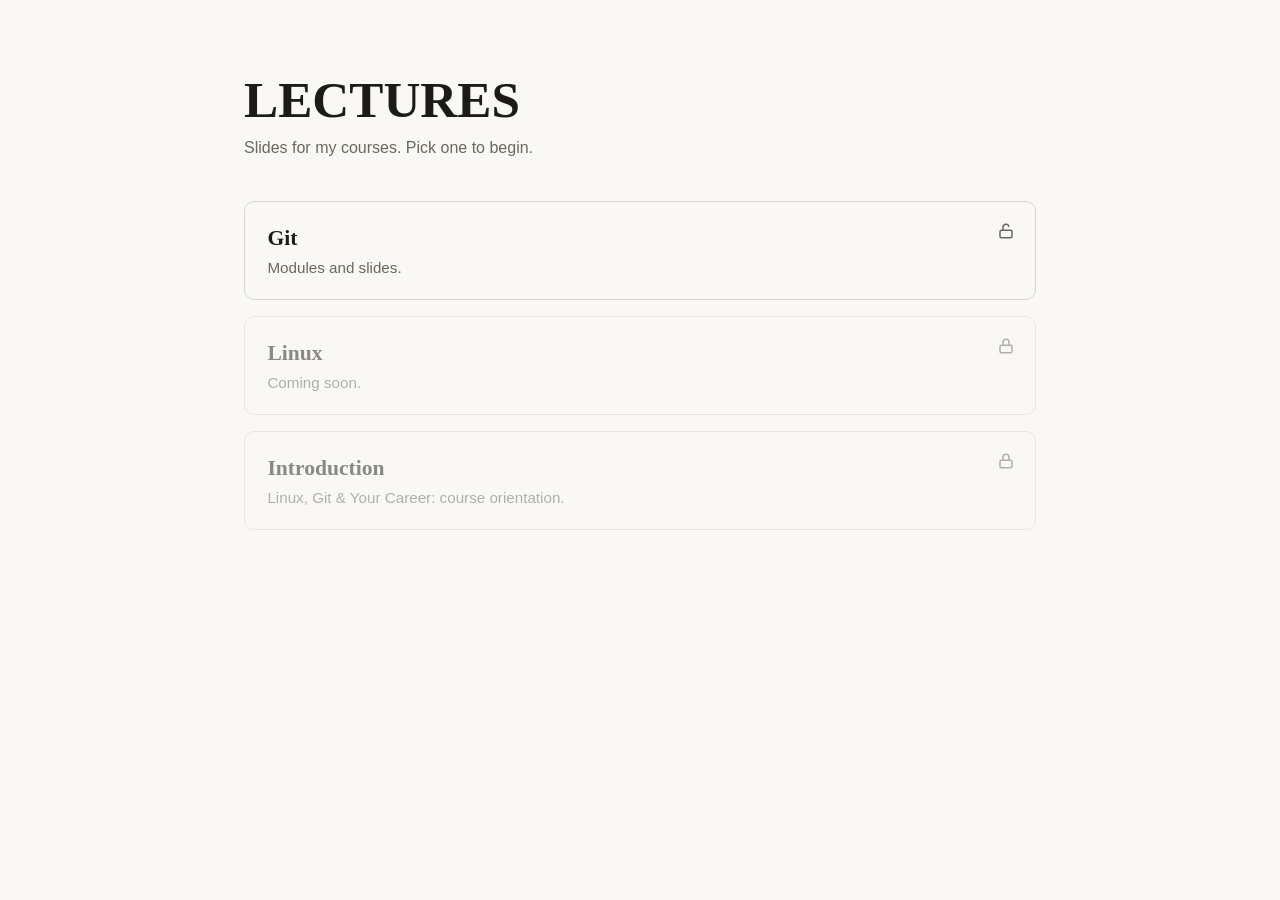
<file: index.html>
<!doctype html>
<html lang="en">
  <head>
    <meta charset="utf-8" />
    <meta name="viewport" content="width=device-width, initial-scale=1" />
    <title>Lectures</title>
    <link rel="stylesheet" href="shared/site.css" />
  </head>
  <body>
    <main>
      <h1>LECTURES</h1>
      <p class="lead">Slides for my courses. Pick one to begin.</p>
      <ul class="list">
        <li>
          <a class="unlocked" href="git/"
            ><h2>Git</h2>
            <p>Modules and slides.</p></a
          >
        </li>
        <li>
          <a class="disabled" aria-disabled="true" tabindex="-1"
            ><h2>Linux</h2>
            <p>Coming soon.</p></a
          >
        </li>
        <li>
          <a class="disabled" aria-disabled="true" tabindex="-1"
            ><h2>Introduction</h2>
            <p>Linux, Git &amp; Your Career: course orientation.</p></a
          >
        </li>
      </ul>
    </main>
  </body>
</html>
</file>
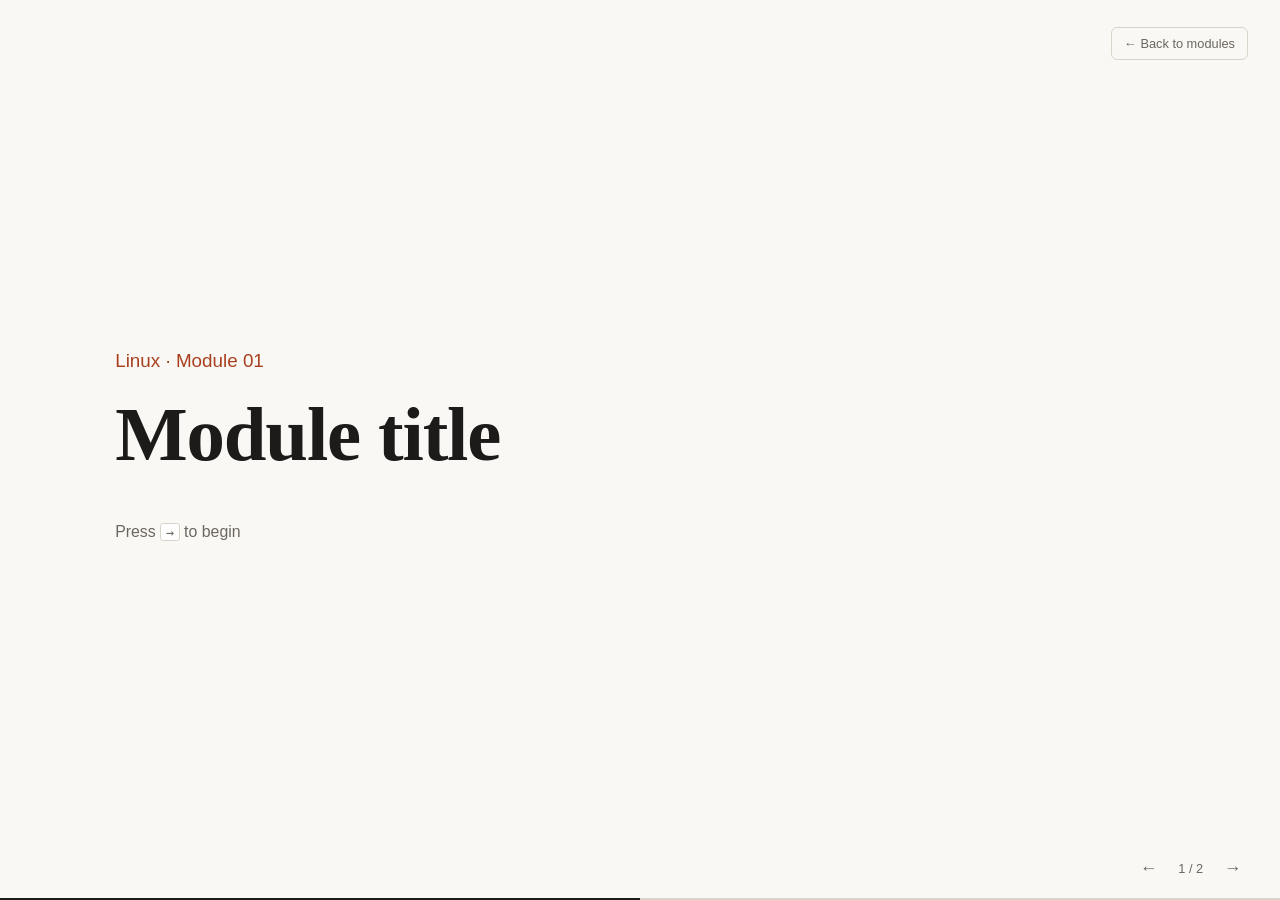
<file: _template/index.html>
<!doctype html>
<!-- Copy this folder to linux/01-name/ or git/01-name/. Paths assume 2 levels deep. -->
<html lang="en">
  <head>
    <meta charset="utf-8" />
    <meta name="viewport" content="width=device-width, initial-scale=1" />
    <title>Module title</title>
    <link rel="stylesheet" href="../../shared/style.css" />
  </head>
  <body>
    <div class="progress"><div class="progress-bar" id="bar"></div></div>
    <a class="deck-back" href="../">← Back to modules</a>

    <main class="deck" id="deck">
      <section class="slide title-slide">
        <p class="eyebrow">Linux · Module 01</p>
        <h1>Module title</h1>
        <p class="hint">Press <kbd>→</kbd> to begin</p>
      </section>

      <section class="slide">
        <h2>First slide</h2>
        <!-- images: <img src="../../shared/assets/linux.svg" alt="" /> -->
      </section>
    </main>

    <footer class="hud">
      <button id="prev" aria-label="Previous slide">←</button>
      <span id="count">1 / 1</span>
      <button id="next" aria-label="Next slide">→</button>
    </footer>

    <script src="../../shared/deck.js"></script>
  </body>
</html>
</file>
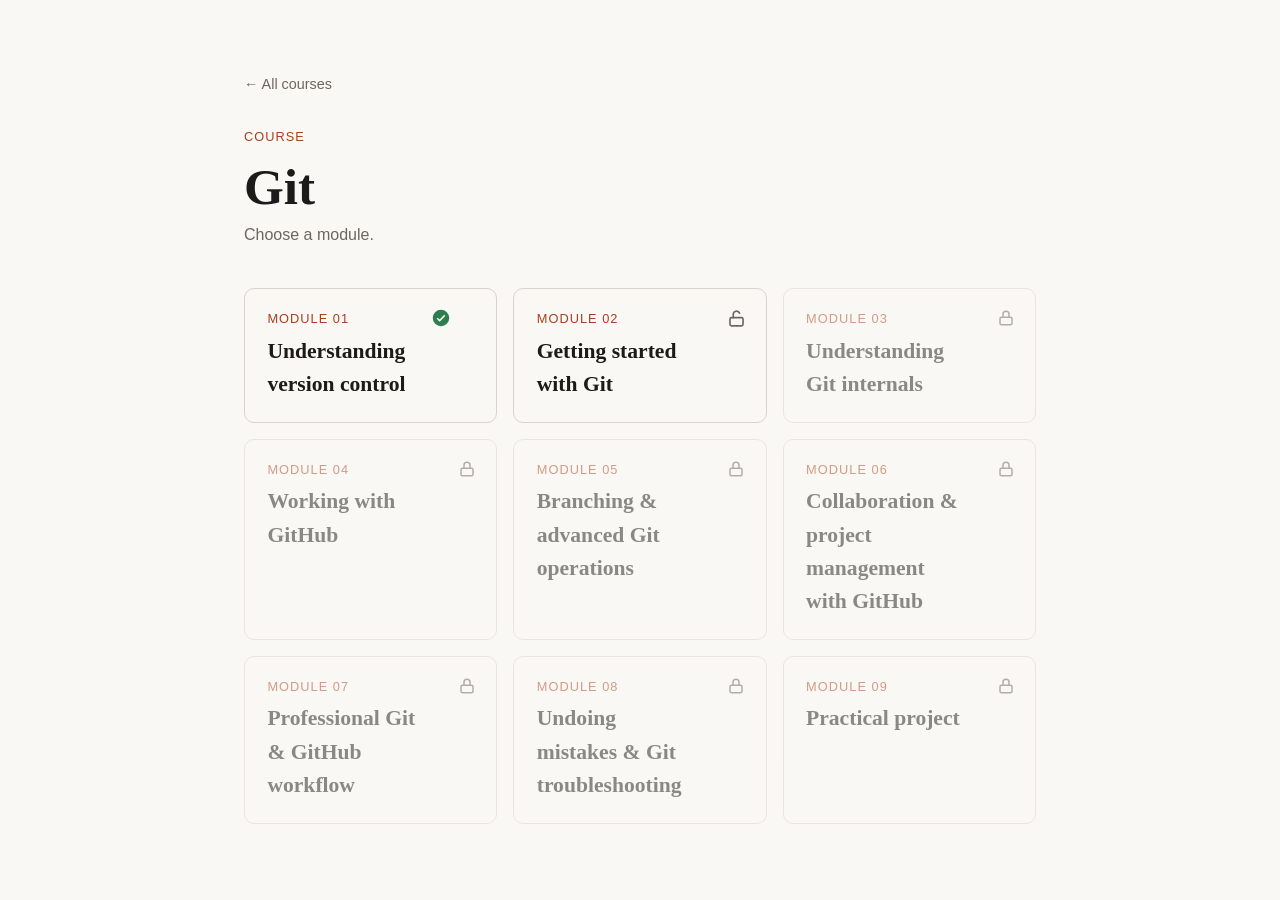
<file: git/index.html>
<!doctype html>
<html lang="en">
  <head>
    <meta charset="utf-8" />
    <meta name="viewport" content="width=device-width, initial-scale=1" />
    <title>Git</title>
    <link rel="stylesheet" href="../shared/site.css" />
  </head>
  <body>
    <main>
      <a class="back" href="../">← All courses</a>
      <p class="eyebrow">Course</p>
      <h1>Git</h1>
      <p class="lead">Choose a module.</p>
      <ul class="list grid">
        <li>
          <a
            class="done"
            href="01-understanding-version-control/"
            title="Completed"
            ><p class="num">Module 01</p>
            <h2>Understanding version control</h2></a
          >
        </li>
        <li>
          <a class="unlocked" href="02-getting-started-with-git/"
            ><p class="num">Module 02</p>
            <h2>Getting started with Git</h2></a
          >
        </li>
        <li>
          <a class="disabled" aria-disabled="true" tabindex="-1"
            ><p class="num">Module 03</p>
            <h2>Understanding Git internals</h2></a
          >
        </li>
        <li>
          <a class="disabled" aria-disabled="true" tabindex="-1"
            ><p class="num">Module 04</p>
            <h2>Working with GitHub</h2></a
          >
        </li>
        <li>
          <a class="disabled" aria-disabled="true" tabindex="-1"
            ><p class="num">Module 05</p>
            <h2>Branching &amp; advanced Git operations</h2></a
          >
        </li>
        <li>
          <a class="disabled" aria-disabled="true" tabindex="-1"
            ><p class="num">Module 06</p>
            <h2>Collaboration &amp; project management with GitHub</h2></a
          >
        </li>
        <li>
          <a class="disabled" aria-disabled="true" tabindex="-1"
            ><p class="num">Module 07</p>
            <h2>Professional Git &amp; GitHub workflow</h2></a
          >
        </li>
        <li>
          <a class="disabled" aria-disabled="true" tabindex="-1"
            ><p class="num">Module 08</p>
            <h2>Undoing mistakes &amp; Git troubleshooting</h2></a
          >
        </li>
        <li>
          <a class="disabled" aria-disabled="true" tabindex="-1"
            ><p class="num">Module 09</p>
            <h2>Practical project</h2></a
          >
        </li>
      </ul>
    </main>
  </body>
</html>
</file>
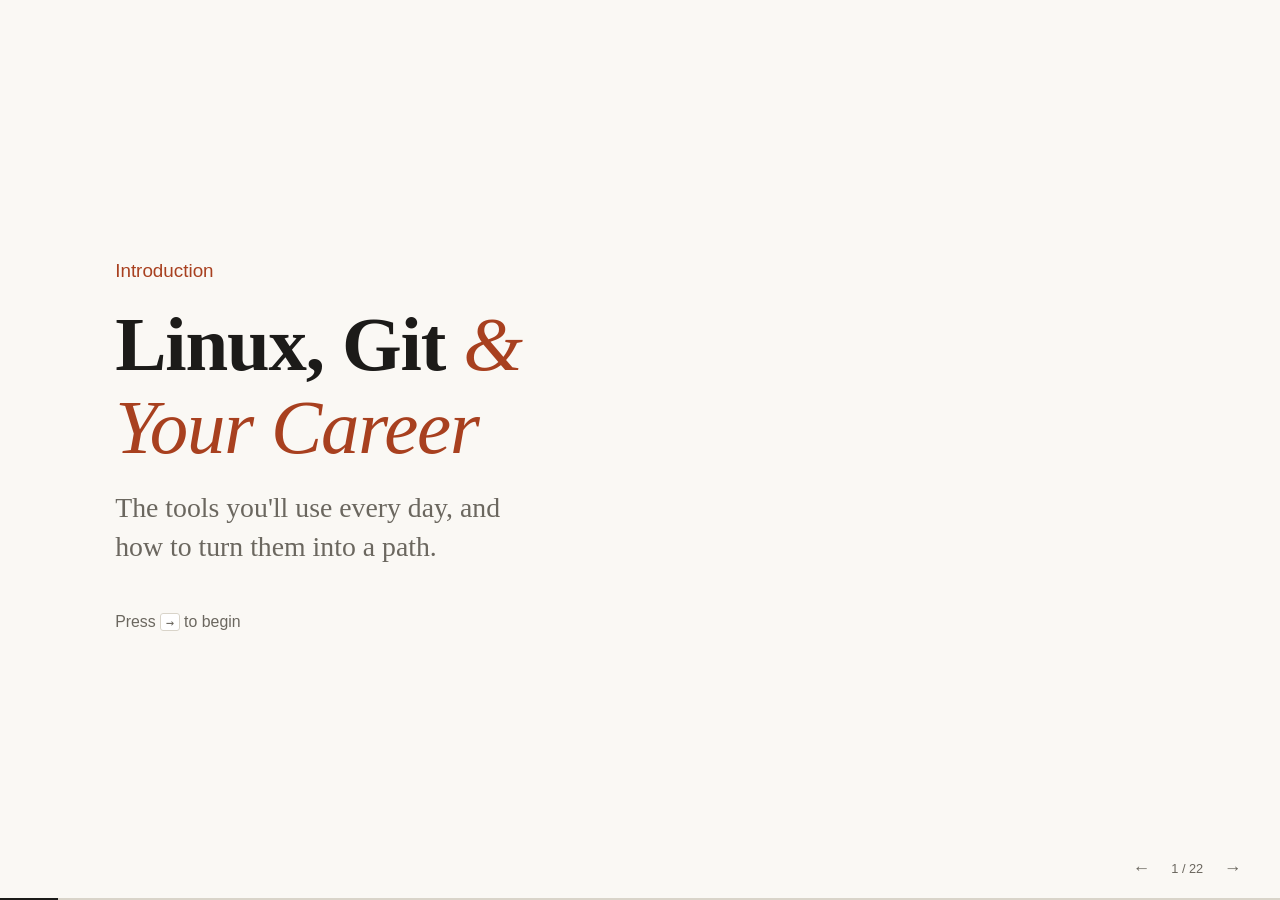
<file: intro/index.html>
<!doctype html>
<html lang="en">
  <head>
    <meta charset="utf-8" />
    <meta name="viewport" content="width=device-width, initial-scale=1" />
    <title>Linux, Git &amp; Your Career</title>
    <link rel="stylesheet" href="../shared/style.css" />
  </head>
  <body>
    <div class="progress"><div class="progress-bar" id="bar"></div></div>

    <main class="deck" id="deck">
      <!-- Title -->
      <section class="slide title-slide">
        <p class="eyebrow">Introduction</p>
        <h1>Linux, Git <span class="accent">&amp; Your Career</span></h1>
        <p class="lead">
          The tools you'll use every day, and how to turn them into a path.
        </p>
        <p class="hint">Press <kbd>→</kbd> to begin</p>
      </section>

      <!-- Agenda -->
      <section class="slide">
        <p class="eyebrow">Today</p>
        <h2>What we'll cover</h2>
        <div class="cards three">
          <div class="card">
            <span class="num">01</span>
            <h3>Linux</h3>
            <p>What it is, why it matters, and the commands to get moving.</p>
          </div>
          <div class="card">
            <span class="num">02</span>
            <h3>Git &amp; GitHub</h3>
            <p>Track your work, share it, and collaborate with others.</p>
          </div>
          <div class="card">
            <span class="num">03</span>
            <h3>Career</h3>
            <p>Paths in tech, skills to build, and how to get noticed.</p>
          </div>
        </div>
      </section>

      <!-- Section: Linux -->
      <section class="slide section-slide">
        <p class="eyebrow">Part 1</p>
        <h1>Linux</h1>
        <p class="lead">The operating system behind most of the internet.</p>
      </section>

      <!-- What is Linux -->
      <section class="slide">
        <p class="eyebrow">Linux</p>
        <h2>What is Linux?</h2>
        <ul class="points">
          <li>
            An <strong>open-source</strong> operating system kernel, created by
            Linus Torvalds in 1991
          </li>
          <li>
            A <strong>distribution</strong> (distro) bundles the kernel with
            tools, a desktop and a package manager
          </li>
          <li>Free to use, inspect, modify and share</li>
          <li>
            Built around the <strong>command line</strong>: small tools that do
            one thing well
          </li>
        </ul>
      </section>

      <!-- Distros: where they are used -->
      <section class="slide">
        <p class="eyebrow">Linux</p>
        <h2>Which distro, used for what</h2>
        <div class="cards three distros">
          <div class="card">
            <div class="head">
              <img src="../shared/assets/ubuntu.svg" alt="Ubuntu logo" />
              <h3>Ubuntu</h3>
            </div>
            <p class="use">Servers, cloud and everyday desktops</p>
          </div>
          <div class="card">
            <div class="head">
              <img src="../shared/assets/debian.svg" alt="Debian logo" />
              <h3>Debian</h3>
            </div>
            <p class="use">Stable, long-running servers</p>
          </div>
          <div class="card">
            <div class="head">
              <img src="../shared/assets/fedora.svg" alt="Fedora logo" />
              <h3>Fedora</h3>
            </div>
            <p class="use">Developer laptops and workstations</p>
          </div>
          <div class="card">
            <div class="head">
              <img src="../shared/assets/archlinux.svg" alt="Arch Linux logo" />
              <h3>Arch Linux</h3>
            </div>
            <p class="use">Learning and full customisation</p>
          </div>
          <div class="card">
            <div class="head">
              <img src="../shared/assets/kalilinux.svg" alt="Kali Linux logo" />
              <h3>Kali Linux</h3>
            </div>
            <p class="use">Ethical hacking and security testing</p>
          </div>
          <div class="card">
            <div class="head">
              <img src="../shared/assets/alpinelinux.svg" alt="Alpine Linux logo" />
              <h3>Alpine Linux</h3>
            </div>
            <p class="use">Docker containers</p>
          </div>
        </div>
      </section>

      <!-- Why it matters -->
      <section class="slide">
        <p class="eyebrow">Linux</p>
        <h2>Why it matters</h2>
        <div class="cards four">
          <div class="card">
            <h3>Servers</h3>
            <p>The majority of web servers run Linux.</p>
            <div class="icons">
              <span class="ic"
                ><img src="../shared/assets/nginx.svg" alt="Nginx logo" /><small
                  >Nginx</small
                ></span
              ><span class="ic"
                ><img src="../shared/assets/apache.svg" alt="Apache logo" /><small
                  >Apache</small
                ></span
              >
            </div>
          </div>
          <div class="card">
            <h3>Cloud</h3>
            <p>AWS, Azure and GCP machines are mostly Linux.</p>
            <div class="icons">
              <span class="ic"
                ><img src="../shared/assets/amazonaws.svg" alt="AWS logo" /><small
                  >AWS</small
                ></span
              ><span class="ic"
                ><img src="../shared/assets/microsoftazure.svg" alt="Azure logo" /><small
                  >Azure</small
                ></span
              ><span class="ic"
                ><img
                  src="../shared/assets/googlecloud.svg"
                  alt="Google Cloud logo"
                /><small>Google Cloud</small></span
              >
            </div>
          </div>
          <div class="card">
            <h3>Containers</h3>
            <p>Docker and Kubernetes are built on Linux features.</p>
            <div class="icons">
              <span class="ic"
                ><img src="../shared/assets/docker.svg" alt="Docker logo" /><small
                  >Docker</small
                ></span
              ><span class="ic"
                ><img src="../shared/assets/kubernetes.svg" alt="Kubernetes logo" /><small
                  >Kubernetes</small
                ></span
              >
            </div>
          </div>
          <div class="card">
            <h3>Everywhere</h3>
            <p>Android, routers, smart TVs, supercomputers.</p>
            <div class="icons">
              <span class="ic"
                ><img src="../shared/assets/android.svg" alt="Android logo" /><small
                  >Android</small
                ></span
              ><span class="ic"
                ><img
                  src="../shared/assets/raspberrypi.svg"
                  alt="Raspberry Pi logo"
                /><small>Raspberry Pi</small></span
              >
            </div>
          </div>
        </div>
      </section>

      <!-- Filesystem -->
      <section class="slide">
        <p class="eyebrow">Linux</p>
        <h2>Everything is a file</h2>
        <div class="split">
          <pre class="term"><span class="c"># one tree, starting at /</span>
/
├── home/    <span class="c"># your files</span>
├── etc/     <span class="c"># configuration</span>
├── var/     <span class="c"># logs, changing data</span>
├── usr/     <span class="c"># installed programs</span>
├── bin/     <span class="c"># essential commands</span>
├── tmp/     <span class="c"># temporary files</span>
└── dev/     <span class="c"># devices as files</span></pre>
          <ul class="points compact">
            <li>No drive letters, just one tree</li>
            <li><code>~</code> is your home folder</li>
            <li>Paths are case-sensitive</li>
          </ul>
        </div>
      </section>

      <!-- Commands -->
      <section class="slide">
        <p class="eyebrow">Linux</p>
        <h2>Commands to learn first</h2>
        <pre
          class="term"
        ><span class="p">$</span> pwd                  <span class="c"># where am I?</span>
<span class="p">$</span> ls -la               <span class="c"># list files, including hidden</span>
<span class="p">$</span> cd projects          <span class="c"># move into a folder</span>
<span class="p">$</span> mkdir notes          <span class="c"># create a folder</span>
<span class="p">$</span> touch todo.txt       <span class="c"># create an empty file</span>
<span class="p">$</span> cp a.txt b.txt       <span class="c"># copy</span>
<span class="p">$</span> mv b.txt docs/       <span class="c"># move or rename</span>
<span class="p">$</span> rm todo.txt         <span class="c"># delete (no recycle bin!)</span>
<span class="p">$</span> man ls              <span class="c"># read the manual</span></pre>
      </section>

      <!-- Linux is open source -->
      <section class="slide">
        <p class="eyebrow">Linux</p>
        <h2>Linux is open source</h2>
        <a
          class="repo"
          href="https://github.com/torvalds/linux"
          target="_blank"
          rel="noopener noreferrer"
        >
          <img src="../shared/assets/github.svg" alt="GitHub" />
          <span
            ><strong>github.com/torvalds/linux</strong
            ><small
              >The Linux kernel, started by Linus Torvalds. Anyone can read,
              copy and modify it.</small
            ></span
          >
        </a>
        <h3 class="sub">Famous products made by modifying open source</h3>
        <div class="tiles">
          <a
            class="tile"
            href="https://source.android.com"
            target="_blank"
            rel="noopener noreferrer"
          >
            <img src="../shared/assets/android.svg" alt="" />
            <span
              ><strong>Android</strong
              ><small>Built on the Linux kernel</small></span
            >
          </a>
          <a
            class="tile"
            href="https://github.com/chromium/chromium"
            target="_blank"
            rel="noopener noreferrer"
          >
            <img src="../shared/assets/googlechrome.svg" alt="" />
            <span
              ><strong>Google Chrome</strong
              ><small>Built on Chromium</small></span
            >
          </a>
          <a
            class="tile"
            href="https://github.com/brave/brave-browser"
            target="_blank"
            rel="noopener noreferrer"
          >
            <img src="../shared/assets/brave.svg" alt="" />
            <span><strong>Brave</strong><small>Built on Chromium</small></span>
          </a>
          <a
            class="tile"
            href="https://www.microsoft.com/edge"
            target="_blank"
            rel="noopener noreferrer"
          >
            <img src="../shared/assets/microsoftedge.svg" alt="" />
            <span
              ><strong>Microsoft Edge</strong
              ><small>Built on Chromium</small></span
            >
          </a>
          <a
            class="tile"
            href="https://ubuntu.com"
            target="_blank"
            rel="noopener noreferrer"
          >
            <img src="../shared/assets/ubuntu.svg" alt="" />
            <span><strong>Ubuntu</strong><small>Built on Debian</small></span>
          </a>
          <a
            class="tile"
            href="https://gitlab.com/kalilinux"
            target="_blank"
            rel="noopener noreferrer"
          >
            <img src="../shared/assets/kalilinux.svg" alt="" />
            <span
              ><strong>Kali Linux</strong><small>Built on Debian</small></span
            >
          </a>
        </div>
      </section>

      <!-- Part 2: GitHub -->
      <section class="slide section-slide gh-divider">
        <p class="eyebrow">Part 2</p>
        <div class="gh-row">
          <h1>GitHub</h1>
          <svg class="big-arrow" viewBox="0 0 160 40" aria-hidden="true">
            <path
              d="M2 20h144M126 4l28 16-28 16"
              fill="none"
              stroke="currentColor"
              stroke-width="4"
              stroke-linecap="round"
              stroke-linejoin="round"
            />
          </svg>
          <a
            class="repo"
            href="https://github.com/torvalds/linux"
            target="_blank"
            rel="noopener noreferrer"
          >
            <img src="../shared/assets/github.svg" alt="GitHub" />
            <span
              ><strong>github.com/torvalds/linux</strong
              ><small>The Linux kernel, hosted on GitHub</small></span
            >
          </a>
        </div>
      </section>

      <!-- What is GitHub -->
      <section class="slide">
        <p class="eyebrow">GitHub</p>
        <h2>What is GitHub?</h2>
        <ul class="points">
          <li>
            A website where people
            <strong>store</strong>, <strong>share</strong> and
            <strong>build code together</strong>
          </li>
          <li>
            <strong>Report bugs</strong>, <strong>propose changes</strong>,
            <strong>give suggestions</strong>
          </li>
          <li>
            <strong>Bookmark</strong>, <strong>download</strong> or
            <strong>copy</strong> and make your own version of that Software
          </li>
          <li>
            <strong>Pages</strong> to host a website for free, like this deck
          </li>
          <li><strong>Contribute</strong> your own code to the project</li>
        </ul>
      </section>

      <!-- Fun repos -->
      <section class="slide">
        <p class="eyebrow">GitHub</p>
        <h2>Open source you may already know</h2>
        <div class="tiles four-up">
          <a
            class="tile"
            href="https://github.com/godotengine/godot"
            target="_blank"
            rel="noopener noreferrer"
          >
            <img src="../shared/assets/godotengine.svg" alt="" />
            <span
              ><strong>Godot</strong><small>Make your own games</small></span
            >
          </a>
          <a
            class="tile"
            href="https://github.com/obsproject/obs-studio"
            target="_blank"
            rel="noopener noreferrer"
          >
            <img src="../shared/assets/obsstudio.svg" alt="" />
            <span
              ><strong>OBS Studio</strong
              ><small>Stream and record videos</small></span
            >
          </a>
          <a
            class="tile"
            href="https://github.com/blender/blender"
            target="_blank"
            rel="noopener noreferrer"
          >
            <img src="../shared/assets/blender.svg" alt="" />
            <span
              ><strong>Blender</strong><small>3D art and animation</small></span
            >
          </a>
          <a
            class="tile"
            href="https://github.com/telegramdesktop/tdesktop"
            target="_blank"
            rel="noopener noreferrer"
          >
            <img src="../shared/assets/telegram.svg" alt="" />
            <span><strong>Telegram</strong><small>Messaging app</small></span>
          </a>
          <a
            class="tile"
            href="https://github.com/scratchfoundation/scratch-gui"
            target="_blank"
            rel="noopener noreferrer"
          >
            <img src="../shared/assets/scratch.svg" alt="" />
            <span
              ><strong>Scratch</strong
              ><small>Block coding for beginners</small></span
            >
          </a>
          <a
            class="tile"
            href="https://github.com/home-assistant/core"
            target="_blank"
            rel="noopener noreferrer"
          >
            <img src="../shared/assets/homeassistant.svg" alt="" />
            <span
              ><strong>Home Assistant</strong
              ><small>Smart home automation</small></span
            >
          </a>
          <a
            class="tile"
            href="https://github.com/freeCodeCamp/freeCodeCamp"
            target="_blank"
            rel="noopener noreferrer"
          >
            <img src="../shared/assets/freecodecamp.svg" alt="" />
            <span
              ><strong>freeCodeCamp</strong
              ><small>Learn to code for free</small></span
            >
          </a>
          <a
            class="tile"
            href="https://github.com/microsoft/vscode"
            target="_blank"
            rel="noopener noreferrer"
          >
            <img src="../shared/assets/visualstudiocode.svg" alt="" />
            <span
              ><strong>VS Code</strong
              ><small>The editor many devs use</small></span
            >
          </a>
        </div>
        <p class="note">
          Each one is a public repository. Click through, read the code, even
          suggest a fix.
        </p>
      </section>

      <!-- Contribute? How? -->
      <section class="slide section-slide git-big">
        <p class="eyebrow">Git</p>
        <h2>Contribute? How?</h2>
        <h1>Git</h1>
      </section>

      <!-- What is Git -->
      <section class="slide">
        <p class="eyebrow">Git</p>
        <h2>What is Git?</h2>
        <ul class="points">
          <li>
            A free tool that you install on <strong>your computer</strong>
          </li>
          <li>
            It remembers <strong>every change</strong> you make to your code
          </li>
          <li>
            Like <strong>save points</strong> in a game: if you break something,
            go back
          </li>
          <li>
            We use Git to <strong>send our code</strong> from our device to
            GitHub
          </li>
        </ul>
        <div class="flow short">
          <div class="step">
            <h3>Your computer</h3>
            <p>Where you write code, with Git</p>
          </div>
          <div class="arrow">→<small>Git sends it</small></div>
          <div class="step">
            <h3>GitHub</h3>
            <p>The website where it is stored and shared</p>
          </div>
        </div>
      </section>

      <!-- Workflow -->
      <section class="slide">
        <p class="eyebrow">Git</p>
        <h2>The basic flow</h2>
        <div class="flow">
          <div class="step">
            <h3>Working folder</h3>
            <p>Where you edit files</p>
          </div>
          <div class="arrow">→<small>git add</small></div>
          <div class="step">
            <h3>Staging area</h3>
            <p>What goes in the next commit</p>
          </div>
          <div class="arrow">→<small>git commit</small></div>
          <div class="step">
            <h3>Local repo</h3>
            <p>Your saved history</p>
          </div>
          <div class="arrow">→<small>git push</small></div>
          <div class="step">
            <h3>Remote</h3>
            <p>GitHub</p>
          </div>
        </div>
      </section>

      <!-- First commands -->
      <section class="slide">
        <p class="eyebrow">Git</p>
        <h2>Your first repository</h2>
        <pre
          class="term"
        ><span class="p">$</span> git init                         <span class="c"># start tracking this folder</span>
<span class="p">$</span> git status                       <span class="c"># what changed?</span>
<span class="p">$</span> git add index.html               <span class="c"># stage a file</span>
<span class="p">$</span> git commit -m "Add home page"    <span class="c"># save a snapshot</span>
<span class="p">$</span> git log --oneline                <span class="c"># view history</span>
<span class="p">$</span> git remote add origin &lt;url&gt;      <span class="c"># connect to GitHub</span>
<span class="p">$</span> git push -u origin main          <span class="c"># upload</span></pre>
      </section>

      <!-- Section: Career -->
      <section class="slide section-slide">
        <p class="eyebrow">Part 3</p>
        <h1>Career</h1>
        <p class="lead">Turning skills into direction.</p>
      </section>

      <!-- Foundation -->
      <section class="slide">
        <p class="eyebrow">Career</p>
        <h2>Linux &amp; Git sit under every field</h2>
        <div class="stack">
          <div class="fields">
            <div class="field">Software Development</div>
            <div class="field">DevOps &amp; Cloud</div>
            <div class="field">Cybersecurity</div>
            <div class="field">Data &amp; AI</div>
            <div class="field">Networking</div>
            <div class="field">Open Source</div>
          </div>
          <div class="base">
            <span class="chip"
              ><img src="../shared/assets/linux.svg" alt="Linux logo"
            /></span>
            <span class="chip"
              ><img src="../shared/assets/git.svg" alt="Git logo"
            /></span>
            <strong>Linux + Git</strong>
            <span class="base-note">the base of software development</span>
          </div>
        </div>
      </section>

      <!-- Show your work -->
      <section class="slide">
        <p class="eyebrow">Career</p>
        <h2>Show your work</h2>
        <ul class="points">
          <li>
            Your <strong>GitHub profile</strong> is a living resume: keep it
            tidy
          </li>
          <li>Write a good README for every project</li>
          <li>
            Host a portfolio on <strong>GitHub Pages</strong> (like this deck!)
          </li>
          <li>Document what you learn. Teaching is the best revision</li>
        </ul>
      </section>

      <!-- Roadmap -->
      <section class="slide">
        <p class="eyebrow">Career</p>
        <h2>A simple roadmap</h2>
        <ol class="timeline">
          <li>
            <strong>Foundations</strong
            ><span>Linux basics, Git, one programming language</span>
          </li>
          <li>
            <strong>Build</strong
            ><span>Small projects that solve real problems</span>
          </li>
          <li>
            <strong>Specialise</strong><span>Pick a path and go deeper</span>
          </li>
          <li>
            <strong>Share</strong
            ><span>Portfolio, writing, open-source contributions</span>
          </li>
          <li>
            <strong>Apply</strong
            ><span>Internships, junior roles, freelance</span>
          </li>
        </ol>
      </section>

      <!-- Advice -->
      <section class="slide">
        <p class="eyebrow">Career</p>
        <h2>Advice to keep</h2>
        <div class="cards two">
          <div class="card">
            <h3>Be consistent</h3>
            <p>An hour a day beats a weekend sprint.</p>
          </div>
          <div class="card">
            <h3>Build, don't just watch</h3>
            <p>Tutorials teach; projects make it stick.</p>
          </div>
          <div class="card">
            <h3>Ask good questions</h3>
            <p>Share what you tried, the error, and what you expected.</p>
          </div>
          <div class="card">
            <h3>Find your people</h3>
            <p>Communities, meetups and mentors speed everything up.</p>
          </div>
        </div>
      </section>

      <!-- End -->
      <section class="slide title-slide">
        <p class="eyebrow">Wrap up</p>
        <h1>Questions? <span class="accent">Let's talk.</span></h1>
        <p class="lead">
          Open a terminal, make a repo, and commit something today.
        </p>
        <pre
          class="term small"
        ><span class="p">$</span> git commit -m "Start my journey"</pre>
      </section>
    </main>

    <footer class="hud">
      <button id="prev" aria-label="Previous slide">←</button>
      <span id="count">1 / 1</span>
      <button id="next" aria-label="Next slide">→</button>
    </footer>

    <script src="../shared/deck.js"></script>
  </body>
</html>
</file>
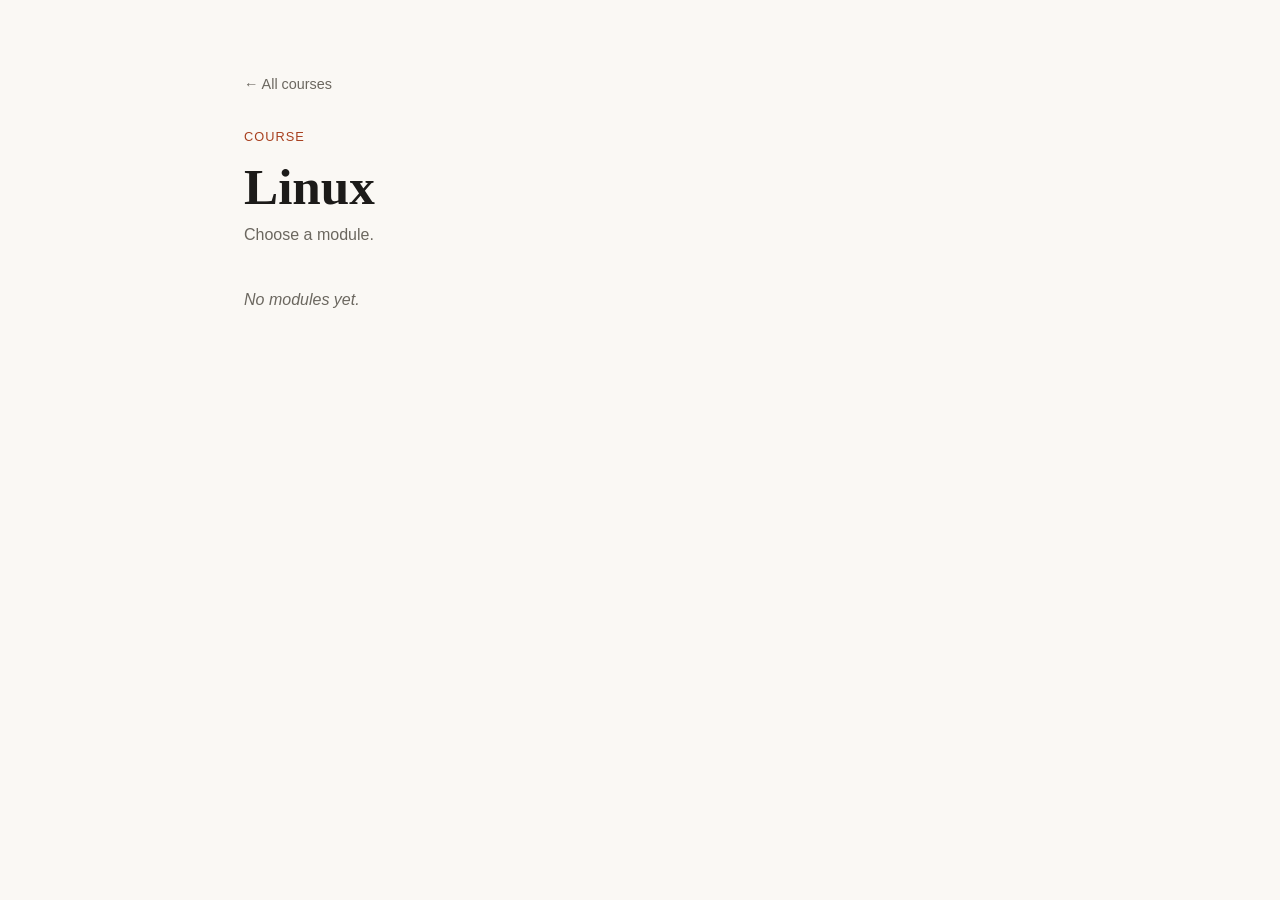
<file: linux/index.html>
<!doctype html>
<html lang="en">
  <head>
    <meta charset="utf-8" />
    <meta name="viewport" content="width=device-width, initial-scale=1" />
    <title>Linux</title>
    <link rel="stylesheet" href="../shared/site.css" />
  </head>
  <body>
    <main>
      <a class="back" href="../">← All courses</a>
      <p class="eyebrow">Course</p>
      <h1>Linux</h1>
      <p class="lead">Choose a module.</p>
      <ul class="list">
        <!-- Add one <li> per module, e.g.:
        <li><a href="01-getting-started/"><h2>01 · Getting started</h2><p>Short description.</p></a></li>
        -->
      </ul>
      <p class="empty">No modules yet.</p>
    </main>
  </body>
</html>
</file>
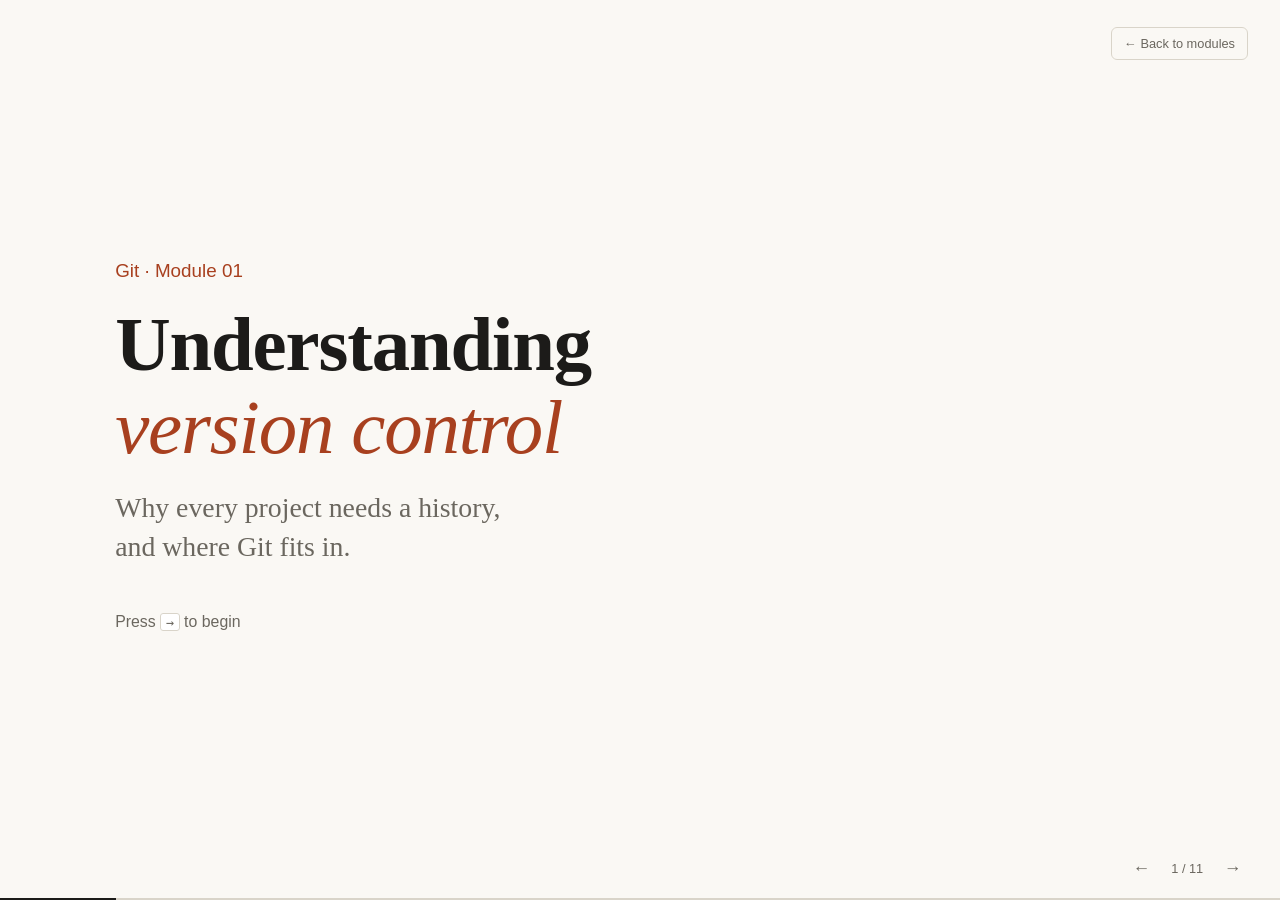
<file: git/01-understanding-version-control/index.html>
<!doctype html>
<html lang="en">
  <head>
    <meta charset="utf-8" />
    <meta name="viewport" content="width=device-width, initial-scale=1" />
    <title>Understanding version control</title>
    <link rel="stylesheet" href="../../shared/style.css" />
  </head>
  <body>
    <div class="progress"><div class="progress-bar" id="bar"></div></div>
    <a class="deck-back" href="../">← Back to modules</a>

    <main class="deck" id="deck">
      <!-- Title -->
      <section class="slide title-slide">
        <p class="eyebrow">Git · Module 01</p>
        <h1>Understanding <span class="accent">version control</span></h1>
        <p class="lead">
          Why every project needs a history, and where Git fits in.
        </p>
        <p class="hint">Press <kbd>→</kbd> to begin</p>
      </section>

      <!-- What is version control -->
      <section class="slide">
        <p class="eyebrow">Version control</p>
        <h2>What is version control?</h2>
        <p class="lead">A system that records changes to files over time.</p>
        <ul class="points">
          <li><strong>Remembers</strong> every change, who made it and when</li>
          <li>
            <strong>Restores</strong> any earlier version when you need it
          </li>
          <li>
            <strong>Compares</strong> two versions to see exactly what changed
          </li>
        </ul>
      </section>

      <!-- Without it -->
      <section class="slide">
        <p class="eyebrow">Version control</p>
        <h2>Life without it</h2>
        <div class="split">
          <pre class="term">
report.doc
report_final.doc
report_final_v2.doc
report_final_v2_REAL.doc
report_final_v2_REAL_fixed.doc</pre
          >
          <ul class="points compact">
            <li>Which file is the latest?</li>
            <li>What changed between them?</li>
            <li>Who changed it, and why?</li>
          </ul>
        </div>
      </section>

      <!-- Why developers need it -->
      <section class="slide">
        <p class="eyebrow">Version control</p>
        <h2>Why do developers need it?</h2>
        <div class="cards four">
          <div class="card">
            <h3>History</h3>
            <p>Go back to any point when something breaks.</p>
          </div>
          <div class="card">
            <h3>Teamwork</h3>
            <p>Many people work on the same code at once.</p>
          </div>
          <div class="card">
            <h3>Safe experiments</h3>
            <p>Try ideas without risking the working version.</p>
          </div>
          <div class="card">
            <h3>Accountability</h3>
            <p>Every change has an author and a reason.</p>
          </div>
        </div>
      </section>

      <!-- Problems Git solves -->
      <section class="slide">
        <p class="eyebrow">Git</p>
        <h2>Problems Git solves</h2>
        <table class="spec">
          <thead>
            <tr>
              <th>Problem</th>
              <th>How Git helps</th>
            </tr>
          </thead>
          <tbody>
            <tr>
              <th>Lost or overwritten work</th>
              <td>Every saved snapshot stays in history</td>
            </tr>
            <tr>
              <th>"It worked yesterday"</th>
              <td>Compare versions and roll back</td>
            </tr>
            <tr>
              <th>Two people edit the same file</th>
              <td>Changes are merged, conflicts are flagged</td>
            </tr>
            <tr>
              <th>Risky new features</th>
              <td>Branches keep experiments separate</td>
            </tr>
            <tr>
              <th>Working offline</th>
              <td>Full history lives on your computer</td>
            </tr>
          </tbody>
        </table>
      </section>

      <!-- What is Git -->
      <section class="slide">
        <p class="eyebrow">Git</p>
        <h2>What is Git?</h2>
        <div class="split">
          <ul class="points">
            <li>A free, open-source version control system</li>
            <li>
              Created by <strong>Linus Torvalds</strong> in 2005 for the Linux
              kernel
            </li>
            <li>Runs locally, with no server required</li>
            <li>Fast, and built to handle huge projects</li>
          </ul>
          <div>
            <img
              src="../../shared/assets/git.svg"
              alt="Git logo"
              style="width: 8rem; height: 8rem"
            />
          </div>
        </div>
      </section>

      <!-- Git vs GitHub -->
      <section class="slide">
        <p class="eyebrow">Git</p>
        <h2>Git vs GitHub</h2>
        <div class="split">
          <div>
            <div class="head">
              <img
                src="../../shared/assets/git.svg"
                alt="Git logo"
                style="width: 3rem; height: 3rem"
              />
              <h3>Git</h3>
            </div>
            <ul class="points compact">
              <li>A tool on your computer</li>
              <li>Tracks changes to your files</li>
              <li>Works without internet</li>
            </ul>
          </div>
          <div>
            <div class="head">
              <img
                src="../../shared/assets/github.svg"
                alt="GitHub logo"
                style="width: 3rem; height: 3rem"
              />
              <h3>GitHub</h3>
            </div>
            <ul class="points compact">
              <li>A website that hosts Git repositories</li>
              <li>Adds sharing, reviews and issues</li>
              <li>Alternatives: GitLab, Bitbucket</li>
            </ul>
          </div>
        </div>
        <p class="note">
          Git is the tool. GitHub is a place to put what the tool tracks.
        </p>
      </section>

      <!-- Centralized -->
      <section class="slide">
        <p class="eyebrow">Types of version control</p>
        <h2>Centralized</h2>
        <div class="flow short">
          <div class="step">
            <h3>Developers</h3>
            <p>Hold only the files they are working on</p>
          </div>
          <div class="arrow">⇄<small>every action</small></div>
          <div class="step">
            <h3>Central server</h3>
            <p>The single home of the full history</p>
          </div>
        </div>
        <ul class="points compact">
          <li>Examples: SVN, CVS, Perforce</li>
          <li>If the server is down, nobody can save history</li>
        </ul>
      </section>

      <!-- Distributed -->
      <section class="slide">
        <p class="eyebrow">Types of version control</p>
        <h2>Distributed</h2>
        <div class="flow short">
          <div class="step">
            <h3>Every developer</h3>
            <p>Has a full copy of the project and its history</p>
          </div>
          <div class="arrow">⇄<small>push / pull</small></div>
          <div class="step">
            <h3>Shared remote</h3>
            <p>A common place to exchange changes, such as GitHub</p>
          </div>
        </div>
        <ul class="points compact">
          <li>Examples: Git, Mercurial</li>
          <li>
            Work and commit offline; a lost copy can be restored from any other
          </li>
        </ul>
      </section>

      <!-- Comparison -->
      <section class="slide">
        <p class="eyebrow">Types of version control</p>
        <h2>Centralized vs distributed</h2>
        <table class="spec">
          <thead>
            <tr>
              <th></th>
              <th>Centralized</th>
              <th>Distributed</th>
            </tr>
          </thead>
          <tbody>
            <tr>
              <th>History lives</th>
              <td>On one server</td>
              <td>On every computer</td>
            </tr>
            <tr>
              <th>Offline work</th>
              <td>Limited</td>
              <td>Full</td>
            </tr>
            <tr>
              <th>Single point of failure</th>
              <td>Yes</td>
              <td>No</td>
            </tr>
            <tr>
              <th>Speed</th>
              <td>Network for most actions</td>
              <td>Most actions are local</td>
            </tr>
            <tr>
              <th>Example</th>
              <td>SVN</td>
              <td>Git</td>
            </tr>
          </tbody>
        </table>
      </section>

      <!-- Recap -->
      <section class="slide">
        <p class="eyebrow">Recap</p>
        <h2>Key takeaways</h2>
        <ul class="points">
          <li>Version control records the history of your files</li>
          <li>Git is a distributed version control system</li>
          <li>GitHub hosts Git repositories online</li>
          <li><strong>Next:</strong> Module 02, Getting started with Git</li>
        </ul>
      </section>
    </main>

    <footer class="hud">
      <button id="prev" aria-label="Previous slide">←</button>
      <span id="count">1 / 1</span>
      <button id="next" aria-label="Next slide">→</button>
    </footer>

    <script src="../../shared/deck.js"></script>
  </body>
</html>
</file>
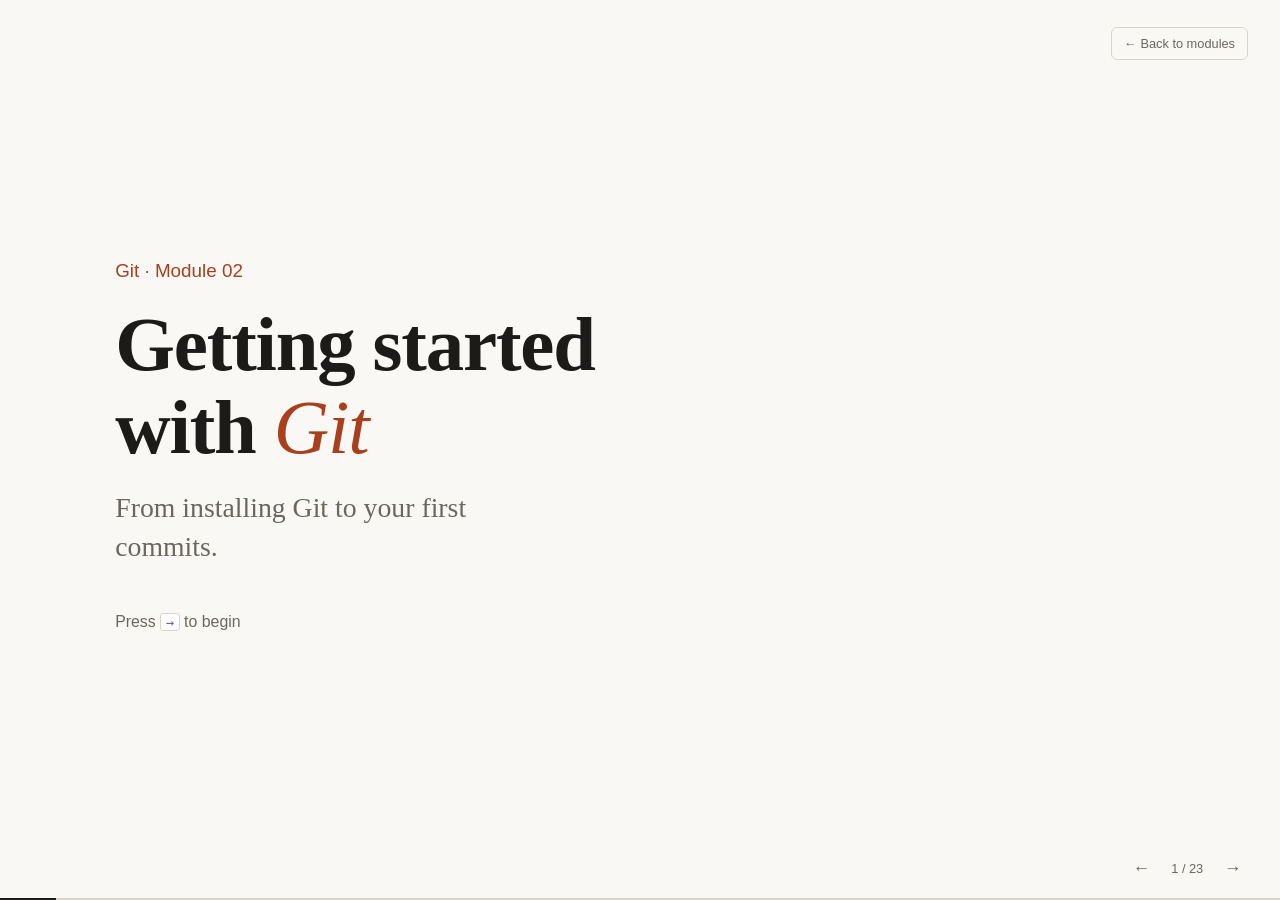
<file: git/02-getting-started-with-git/index.html>
<!doctype html>
<html lang="en">
  <head>
    <meta charset="utf-8" />
    <meta name="viewport" content="width=device-width, initial-scale=1" />
    <title>Getting started with Git</title>
    <link rel="stylesheet" href="../../shared/style.css" />
  </head>
  <body>
    <div class="progress"><div class="progress-bar" id="bar"></div></div>
    <a class="deck-back" href="../">← Back to modules</a>

    <main class="deck" id="deck">
      <!-- Title -->
      <section class="slide title-slide">
        <p class="eyebrow">Git · Module 02</p>
        <h1>Getting started with <span class="accent">Git</span></h1>
        <p class="lead">From installing Git to your first commits.</p>
        <p class="hint">Press <kbd>→</kbd> to begin</p>
      </section>

      <!-- Roadmap -->
      <section class="slide">
        <p class="eyebrow">Overview</p>
        <h2>What we will do</h2>
        <ol class="timeline">
          <li>
            <strong>Set up</strong><span>Install and configure Git</span>
          </li>
          <li>
            <strong>Create</strong
            ><span>Understand repositories and start one</span>
          </li>
          <li>
            <strong>Save</strong><span>Check, stage and commit changes</span>
          </li>
          <li>
            <strong>Manage</strong><span>Remove and rename tracked files</span>
          </li>
        </ol>
      </section>

      <!-- Installing -->
      <section class="slide">
        <p class="eyebrow">Setup</p>
        <h2>Installing Git</h2>
        <ul class="points compact install">
          <li>
            <strong>Windows</strong>
            <a
              href="https://git-scm.com/downloads/win"
              target="_blank"
              rel="noopener"
              >git-scm.com/downloads/win</a
            >
          </li>
          <li>
            <strong>macOS</strong>
            <code>brew install git</code>
          </li>
          <li>
            <strong>Ubuntu / Debian</strong>
            <code>sudo apt install git</code>
          </li>
          <li>
            <strong>Fedora</strong>
            <code>sudo dnf install git</code>
          </li>
        </ul>
        <p>Check that it worked:</p>
        <pre class="term">
<span class="p">$</span> git --version
<span class="c">git version 2.47.1   # your number may differ</span></pre>
      </section>

      <!-- Configuring -->
      <section class="slide">
        <p class="eyebrow">Setup</p>
        <h2>Tell Git who you are</h2>
        <p class="lead"><code>git config</code> changes Git's settings.</p>
        <pre class="term">
<span class="p">$</span> git config --global user.name "John Doe"
<span class="p">$</span> git config --global user.email "johndoe@example.com"
<span class="p">$</span> git config --global init.defaultBranch main  <span class="c"># first branch name</span></pre>
        <ul class="points compact">
          <li>
            Your name and email are saved inside <strong>every commit</strong>,
            so everyone can see who made each change
          </li>
          <li>
            With <code>--global</code>, you set them once for all your
            repositories
          </li>
          <li>Use your GitHub email, so commits link to you</li>
        </ul>
      </section>

      <!-- With and without setup -->
      <section class="slide">
        <p class="eyebrow">Setup</p>
        <h2>With and without setup</h2>
        <div class="split">
          <div>
            <h3>Without setup</h3>
            <pre class="term">
<span class="p">$</span> git commit -m "Add README"
<span class="o">Author identity unknown
*** Please tell me who you are.</span></pre>
            <p class="note">
              The commit fails. On some computers, Git instead guesses, and
              saves something like <code>johndoe@Johns-Laptop.local</code>.
            </p>
          </div>
          <div>
            <h3>With setup</h3>
            <pre class="term">
<span class="p">$</span> git commit -m "Add README"
<span class="p">$</span> git log -1
<span class="c">Author: John Doe &lt;johndoe@example.com&gt;</span></pre>
            <p class="note">
              The commit is saved with your name and email (log output
              shortened).
            </p>
          </div>
        </div>
      </section>

      <!-- Config levels -->
      <section class="slide">
        <p class="eyebrow">Setup</p>
        <h2>Checking your configuration</h2>
        <pre class="term">
<span class="p">$</span> git config --list        <span class="c"># every setting</span>
<span class="p">$</span> git config user.name     <span class="c"># one setting</span></pre>
        <table class="spec">
          <thead>
            <tr>
              <th>Level</th>
              <th>Applies to</th>
            </tr>
          </thead>
          <tbody>
            <tr>
              <th><code>--system</code></th>
              <td>Every user on the computer</td>
            </tr>
            <tr>
              <th><code>--global</code></th>
              <td>All your repositories</td>
            </tr>
            <tr>
              <th><code>--local</code></th>
              <td>Only the current repository</td>
            </tr>
          </tbody>
        </table>
        <p class="note">The closer level wins: local overrides global, global overrides system.</p>
      </section>

      <!-- Repositories -->
      <section class="slide">
        <p class="eyebrow">Repositories</p>
        <h2>What is a Git repository?</h2>
        <p class="lead">A project folder whose history Git is tracking.</p>
        <div class="split">
          <pre class="term">
my-project/
├── .git/        <span class="c">← history and settings</span>
├── README.md    <span class="c">← your files</span>
└── notes.txt</pre>
          <ul class="points compact">
            <li>Git stores everything it knows in <code>.git/</code></li>
            <li>The folder is hidden: see it with <code>ls -a</code></li>
            <li>Delete <code>.git/</code> and the local history is gone</li>
          </ul>
        </div>
      </section>

      <!-- git init -->
      <section class="slide">
        <p class="eyebrow">Repositories</p>
        <h2><code>git init</code></h2>
        <p class="lead">Turns a folder into a repository.</p>
        <pre class="term">
<span class="p">$</span> mkdir my-project
<span class="p">$</span> cd my-project
<span class="p">$</span> git init
<span class="c">Initialized empty Git repository in /home/johndoe/my-project/.git/</span></pre>
        <ul class="points compact">
          <li>Run it <strong>once</strong> per project</li>
          <li>It works in an existing folder too, and does not change your files</li>
          <li>Do not run it in your home folder</li>
        </ul>
      </section>

      <!-- Three areas -->
      <section class="slide">
        <p class="eyebrow">Saving changes</p>
        <h2>How a change gets saved</h2>
        <div class="flow">
          <div class="step">
            <h3>Working directory</h3>
            <p>The files you are editing</p>
          </div>
          <div class="arrow">→<small>git add</small></div>
          <div class="step">
            <h3>Staging area</h3>
            <p>Changes picked for the next commit</p>
          </div>
          <div class="arrow">→<small>git commit</small></div>
          <div class="step">
            <h3>Repository</h3>
            <p>Saved history</p>
          </div>
        </div>
        <p class="note">We will look deeper at these three areas in Module 03.</p>
      </section>

      <!-- git status -->
      <section class="slide">
        <p class="eyebrow">Saving changes</p>
        <h2><code>git status</code></h2>
        <pre class="term">
<span class="p">$</span> echo "# My project" &gt; README.md
<span class="p">$</span> git status
<span class="c">On branch main

No commits yet

Untracked files:
  (use "git add &lt;file&gt;..." to include in what will be committed)
	README.md

nothing added to commit but untracked files present (use "git add" to track)</span></pre>
        <p class="note">
          Shows what has changed and what is staged. It changes none of your
          files, so run it often.
        </p>
      </section>

      <!-- File states -->
      <section class="slide">
        <p class="eyebrow">Saving changes</p>
        <h2>States of a file</h2>
        <table class="spec">
          <thead>
            <tr>
              <th>State</th>
              <th>Meaning</th>
            </tr>
          </thead>
          <tbody>
            <tr>
              <th>Untracked</th>
              <td>New file that Git is not following yet</td>
            </tr>
            <tr>
              <th>Modified</th>
              <td>Tracked file with changes that are not staged</td>
            </tr>
            <tr>
              <th>Staged</th>
              <td>Change marked to go into the next commit</td>
            </tr>
            <tr>
              <th>Unmodified</th>
              <td>Tracked file with nothing new since the last commit</td>
            </tr>
          </tbody>
        </table>
        <p class="note">
          Short view: <code>git status -s</code> shows <code>??</code> for
          untracked and <code>M</code> for modified.
        </p>
      </section>

      <!-- git add -->
      <section class="slide">
        <p class="eyebrow">Saving changes</p>
        <h2><code>git add</code></h2>
        <p class="lead">Stages changes for the next commit.</p>
        <pre class="term">
<span class="p">$</span> git add README.md           <span class="c"># one file</span>
<span class="p">$</span> git add index.html app.js   <span class="c"># several files</span>
<span class="p">$</span> git add .                   <span class="c"># everything in this folder and below</span></pre>
        <ul class="points compact">
          <li>You choose what goes into each commit</li>
          <li>If you edit a file after adding it, <strong>add it again</strong></li>
          <li>Check <code>git status</code> before using <code>git add .</code>, so no passwords or junk files slip in</li>
        </ul>
      </section>

      <!-- git commit -->
      <section class="slide">
        <p class="eyebrow">Saving changes</p>
        <h2><code>git commit</code></h2>
        <p class="lead">Saves the staged changes as a snapshot in history.</p>
        <pre class="term">
<span class="p">$</span> git commit -m "Add README"
<span class="c">[main (root-commit) 0ad094b] Add README
 1 file changed, 1 insertion(+)
 create mode 100644 README.md</span></pre>
        <ul class="points compact">
          <li>Each commit has an <strong>ID</strong>, author, date and message</li>
          <li>Only staged changes are included</li>
          <li>Without <code>-m</code>, Git opens a text editor for the message</li>
        </ul>
      </section>

      <!-- Commit messages -->
      <section class="slide">
        <p class="eyebrow">Commit messages</p>
        <h2>Why messages matter</h2>
        <p class="lead">A message tells your team, and future you, what changed and why.</p>
        <table class="spec">
          <thead>
            <tr>
              <th>Unclear</th>
              <th>Clear</th>
            </tr>
          </thead>
          <tbody>
            <tr>
              <td><code>update</code></td>
              <td><code>Add installation steps to README</code></td>
            </tr>
            <tr>
              <td><code>fix</code></td>
              <td><code>Fix crash when email field is empty</code></td>
            </tr>
            <tr>
              <td><code>changes</code></td>
              <td><code>Remove unused logo images</code></td>
            </tr>
            <tr>
              <td><code>asdfgh</code></td>
              <td><code>Rename config file to settings.json</code></td>
            </tr>
          </tbody>
        </table>
      </section>

      <!-- Fixing commits -->
      <section class="slide">
        <p class="eyebrow">Fixing commits</p>
        <h2>Rewrite or undo a commit</h2>
        <p class="lead">For your latest commit.</p>
        <pre class="term">
<span class="c"># rewrite the message</span>
<span class="p">$</span> git commit --amend -m "Add notes file"

<span class="c"># undo the commit, keep the changes staged</span>
<span class="p">$</span> git reset --soft HEAD~1</pre>
        <ul class="points compact">
          <li>
            <code>--amend</code> also adds anything <strong>staged</strong> to
            that commit
          </li>
          <li>
            <code>HEAD~1</code> means one commit back, so there must be an
            earlier commit
          </li>
          <li>
            Both change history, so use them only on commits you have
            <strong>not pushed</strong>
          </li>
        </ul>
      </section>

      <!-- Good messages -->
      <section class="slide">
        <p class="eyebrow">Commit messages</p>
        <h2>Writing a good message</h2>
        <div class="split">
          <ul class="points compact">
            <li>Keep the first line short, about <strong>50 characters</strong></li>
            <li>Start with a verb: <em>Add</em>, <em>Fix</em>, <em>Remove</em></li>
            <li>Add a blank line, then explain <strong>why</strong> if needed</li>
            <li>One commit, one logical change</li>
          </ul>
          <pre class="term">
Fix login button on mobile

The button was hidden behind
the footer on small screens.</pre>
        </div>
        <p class="note">Tip: complete the sentence "If applied, this commit will …"</p>
      </section>

      <!-- Commit message styles -->
      <section class="slide">
        <p class="eyebrow">Commit messages</p>
        <h2>Commit message styles</h2>
        <table class="spec tight">
          <thead>
            <tr>
              <th>Type</th>
              <th>Use it for</th>
              <th>Example</th>
            </tr>
          </thead>
          <tbody>
            <tr class="key">
              <th><code>feat:</code></th>
              <td>A new feature</td>
              <td><code>feat: add login page</code></td>
            </tr>
            <tr class="key">
              <th><code>fix:</code></th>
              <td>A bug fix</td>
              <td><code>fix: stop crash on empty email</code></td>
            </tr>
            <tr class="key">
              <th><code>docs:</code></th>
              <td>Documentation only</td>
              <td><code>docs: add setup steps to README</code></td>
            </tr>
            <tr class="key">
              <th><code>refactor:</code></th>
              <td>Restructure code, same behaviour</td>
              <td><code>refactor: split user form into parts</code></td>
            </tr>
            <tr class="key">
              <th><code>chore:</code></th>
              <td>Other upkeep</td>
              <td><code>chore: remove unused files</code></td>
            </tr>
            <tr>
              <th><code>style:</code></th>
              <td>Formatting, no logic change</td>
              <td><code>style: fix indentation in app.js</code></td>
            </tr>
            <tr>
              <th><code>perf:</code></th>
              <td>Make it faster</td>
              <td><code>perf: cache product list</code></td>
            </tr>
            <tr>
              <th><code>test:</code></th>
              <td>Add or update tests</td>
              <td><code>test: add tests for login form</code></td>
            </tr>
            <tr>
              <th><code>build:</code></th>
              <td>Build system or dependencies</td>
              <td><code>build: upgrade React to version 19</code></td>
            </tr>
            <tr>
              <th><code>ci:</code></th>
              <td>Automation pipeline settings</td>
              <td><code>ci: run tests on every push</code></td>
            </tr>
          </tbody>
        </table>
        <p class="note">
          <strong>Focus on the five highlighted types.</strong> The others are
          optional. Format: <code>type: short description</code>, known as
          Conventional Commits.
        </p>
      </section>

      <!-- git rm -->
      <section class="slide">
        <p class="eyebrow">Managing files</p>
        <h2><code>git rm</code></h2>
        <p class="lead">Removes a file and stages the removal.</p>
        <pre class="term">
<span class="p">$</span> git rm notes.txt
<span class="c">rm 'notes.txt'</span>
<span class="p">$</span> git commit -m "Remove notes"</pre>
        <table class="spec">
          <thead>
            <tr>
              <th>Command</th>
              <th>File on your disk</th>
              <th>Tracked by Git</th>
            </tr>
          </thead>
          <tbody>
            <tr>
              <th><code>git rm file</code></th>
              <td>Deleted</td>
              <td>No, after commit</td>
            </tr>
            <tr>
              <th><code>git rm --cached file</code></th>
              <td>Kept</td>
              <td>No, after commit</td>
            </tr>
          </tbody>
        </table>
        <p class="note">Earlier commits still contain the file. Removing it does not erase a leaked password.</p>
      </section>

      <!-- git mv -->
      <section class="slide">
        <p class="eyebrow">Managing files</p>
        <h2><code>git mv</code></h2>
        <p class="lead">Renames or moves a file and stages the change.</p>
        <pre class="term">
<span class="p">$</span> git mv notes.txt todo.txt
<span class="p">$</span> git status
<span class="c">On branch main
Changes to be committed:
  (use "git restore --staged &lt;file&gt;..." to unstage)
	renamed:    notes.txt -&gt; todo.txt</span>
<span class="p">$</span> git commit -m "Rename notes to todo"</pre>
        <p class="note">
          It does the same job as <code>mv</code>, then
          <code>git rm</code> on the old name and <code>git add</code> on the
          new one.
        </p>
      </section>

      <!-- git push -->
      <section class="slide">
        <p class="eyebrow">Sharing changes</p>
        <h2><code>git push</code></h2>
        <p class="lead">Uploads your commits to GitHub.</p>
        <pre class="term">
<span class="c"># once: connect to an empty repository you created on GitHub</span>
<span class="p">$</span> git remote add origin https://github.com/&lt;username&gt;/my-project.git
<span class="c"># send your commits</span>
<span class="p">$</span> git push origin main</pre>
        <ul class="points compact">
          <li><code>origin</code> is the usual name for your remote repository</li>
          <li>Only <strong>committed</strong> changes are pushed</li>
          <li>Signing in to GitHub is covered in Module 04</li>
        </ul>
      </section>

      <!-- Practice -->
      <section class="slide">
        <p class="eyebrow">Practice</p>
        <h2>Your turn</h2>
        <ol class="timeline">
          <li>
            <strong>Set up</strong
            ><span>Check the version, then set your name and email</span>
          </li>
          <li>
            <strong>Start</strong
            ><span>Create a folder and run <code>git init</code></span>
          </li>
          <li>
            <strong>Commit</strong
            ><span>Add a README and a notes file, in two separate commits</span>
          </li>
          <li>
            <strong>Change</strong
            ><span>Rename the notes file, commit, then remove it and commit</span>
          </li>
        </ol>
        <p class="note">Run <code>git status</code> between every step and read what it says.</p>
      </section>

      <!-- Recap -->
      <section class="slide">
        <p class="eyebrow">Recap</p>
        <h2>Key takeaways</h2>
        <ul class="points compact">
          <li><code>git config</code> sets who you are; <code>git init</code> creates a repository</li>
          <li>Edit, then <code>git add</code>, then <code>git commit</code></li>
          <li><code>git status</code> shows where you are</li>
          <li><code>git rm</code> and <code>git mv</code> remove and rename tracked files</li>
          <li><strong>Next:</strong> Module 03, Understanding Git internals</li>
        </ul>
      </section>
      <!-- Everyday workflow -->
      <section class="slide">
        <p class="eyebrow">Putting it together</p>
        <h2>The usual workflow</h2>
        <div class="split">
          <div>
            <h3>Once per project</h3>
            <pre class="term">
<span class="p">$</span> git init
<span class="p">$</span> git remote add origin &lt;url&gt;</pre>
          </div>
          <div>
            <h3>Repeat as you work</h3>
            <pre class="term">
<span class="p">$</span> git status
<span class="p">$</span> git add .
<span class="p">$</span> git commit -m "commit message"
<span class="p">$</span> git push origin &lt;branch-name&gt;</pre>
          </div>
        </div>
        <ol class="timeline">
          <li>
            <strong>Check and stage</strong
            ><span>See what changed, then choose what to save</span>
          </li>
          <li>
            <strong>Commit and push</strong
            ><span>Save it in history, then upload it</span>
          </li>
        </ol>
      </section>

    </main>

    <footer class="hud">
      <button id="prev" aria-label="Previous slide">←</button>
      <span id="count">1 / 1</span>
      <button id="next" aria-label="Next slide">→</button>
    </footer>

    <script src="../../shared/deck.js"></script>
  </body>
</html>
</file>
<file: shared/site.css>
/* Index/listing pages (not slide decks). Loads after nothing; self-contained. */
:root {
  --paper: #faf8f4; --ink: #1c1b19; --muted: #6b675f; --rule: #d9d4c9; --accent: #a8401f;
  --serif: "Iowan Old Style", "Palatino Linotype", Palatino, Charter, Georgia, serif;
  --sans: -apple-system, BlinkMacSystemFont, "Segoe UI", Helvetica, Arial, sans-serif;
}
* { box-sizing: border-box; margin: 0; padding: 0; }
body { font-family: var(--sans); background: var(--paper); color: var(--ink); line-height: 1.55; }
main { max-width: 52rem; margin: 0 auto; padding: 8vh 1.25rem 6vh; }
h1 { font-family: var(--serif); font-size: clamp(2rem, 6vw, 3.2rem); line-height: 1.1; margin-bottom: .5rem; }
.lead { color: var(--muted); margin-bottom: 2.5rem; }
.eyebrow { color: var(--accent); text-transform: uppercase; letter-spacing: .08em; font-size: .8rem; margin-bottom: .75rem; }
.back { display: inline-block; margin-bottom: 2rem; color: var(--muted); text-decoration: none; font-size: .9rem; }
.list { display: grid; gap: 1rem; list-style: none; }
.list a { display: block; padding: 1.25rem 1.4rem; border: 1px solid var(--rule); border-radius: 10px; text-decoration: none; color: inherit; transition: border-color .15s, transform .15s; }
.list a:hover { border-color: var(--accent); transform: translateY(-1px); }
.list h2 { font-family: var(--serif); font-size: 1.35rem; }
.list p { color: var(--muted); font-size: .95rem; }
.empty { color: var(--muted); font-style: italic; }
.list a.disabled { opacity: .5; pointer-events: none; cursor: default; }
.list.grid { grid-template-columns: repeat(auto-fill, minmax(15rem, 1fr)); }
.list .num { color: var(--accent); font-size: .8rem; text-transform: uppercase; letter-spacing: .08em; margin-bottom: .35rem; }

/* Status icons, top right of each card.
   .disabled = lock, .unlocked = open lock, .done = adds a green check. */
.list a { position: relative; height: 100%; padding-right: 4.5rem; }
.list a.disabled::after, .list a.unlocked::after, .list a.done::before {
  content: ""; position: absolute; top: 1.25rem; right: 1.25rem;
  width: 1.15rem; height: 1.15rem;
  background: var(--muted);
  -webkit-mask: var(--icon) center / contain no-repeat;
  mask: var(--icon) center / contain no-repeat;
}
.list a.disabled::after { --icon: url("data:image/svg+xml,%3Csvg xmlns='http://www.w3.org/2000/svg' viewBox='0 0 24 24' fill='none' stroke='black' stroke-width='2' stroke-linecap='round' stroke-linejoin='round'%3E%3Crect x='4' y='11' width='16' height='10' rx='2'/%3E%3Cpath d='M8 11V7a4 4 0 0 1 8 0v4'/%3E%3C/svg%3E"); }
.list a.unlocked::after { --icon: url("data:image/svg+xml,%3Csvg xmlns='http://www.w3.org/2000/svg' viewBox='0 0 24 24' fill='none' stroke='black' stroke-width='2' stroke-linecap='round' stroke-linejoin='round'%3E%3Crect x='4' y='11' width='16' height='10' rx='2'/%3E%3Cpath d='M8 11V7a4 4 0 0 1 7.75-1.4'/%3E%3C/svg%3E"); }
.list a.done::before {
  --icon: url("data:image/svg+xml,%3Csvg xmlns='http://www.w3.org/2000/svg' viewBox='0 0 24 24'%3E%3Cpath fill-rule='evenodd' d='M12 1a11 11 0 1 0 0 22 11 11 0 0 0 0-22zm5.7 8.2-6.8 7a1 1 0 0 1-1.42.02l-3.2-3.1 1.4-1.44 2.48 2.4 6.1-6.28z'/%3E%3C/svg%3E");
  background: #2e7d4f;
  right: 2.9rem;
}
</file>
<file: shared/style.css>
:root {
  --paper: #faf8f4;
  --ink: #1c1b19;
  --muted: #6b675f;
  --rule: #d9d4c9;
  --code-bg: #efece5;
  --accent: #a8401f;
  --serif: "Iowan Old Style", "Palatino Linotype", Palatino, Charter, Georgia, serif;
  --sans: -apple-system, BlinkMacSystemFont, "Segoe UI", Helvetica, Arial, sans-serif;
  --mono: ui-monospace, "SF Mono", Menlo, Consolas, monospace;
}

* { box-sizing: border-box; margin: 0; padding: 0; }

html, body { height: 100%; overflow: hidden; }

body {
  font-family: var(--sans);
  background: var(--paper);
  color: var(--ink);
  font-size: clamp(16px, 1.55vw, 23px);
  line-height: 1.55;
}

/* Deck & slides */
.deck { position: relative; height: 100%; }

.slide {
  position: absolute;
  inset: 0;
  padding: 11vh 9vw 12vh;
  display: flex;
  flex-direction: column;
  justify-content: flex-start;
  gap: 1.6rem;
  opacity: 0;
  visibility: hidden;
  transition: opacity .25s ease, visibility 0s .25s;
}
.slide.active {
  opacity: 1;
  visibility: visible;
  transition: opacity .25s ease;
}

/* Type */
h1, h2, h3 { font-family: var(--serif); font-weight: 600; color: var(--ink); }
h1 { font-size: clamp(2.6rem, 6vw, 4.8rem); line-height: 1.08; letter-spacing: -.015em; }
h2 { font-size: clamp(1.9rem, 3.6vw, 2.9rem); line-height: 1.15; letter-spacing: -.01em; margin-bottom: .6rem; }
h3 { font-size: 1.15em; margin-bottom: .3rem; }
.accent { color: var(--accent); font-style: italic; font-weight: 500; }
.lead { font-family: var(--serif); font-size: 1.4em; color: var(--muted); max-width: 30ch; line-height: 1.4; }
.note { color: var(--muted); font-size: .85em; max-width: 46em; }
.hint { margin-top: 1.5rem; color: var(--muted); font-size: .8em; }

/* Section label: plain running head, top left */
.eyebrow {
  position: absolute;
  top: 5vh; left: 9vw;
  font-size: .8em;
  color: var(--muted);
}
.title-slide .eyebrow, .section-slide .eyebrow { position: static; color: var(--accent); font-size: .95em; }

kbd {
  font-family: var(--mono);
  font-size: .85em;
  border: 1px solid var(--rule);
  border-radius: 3px;
  padding: 0 .35em;
  background: #fff;
}

code {
  font-family: var(--mono);
  font-size: .88em;
  background: var(--code-bg);
  padding: .08em .35em;
  border-radius: 3px;
}

/* Title / section */
.title-slide, .section-slide { justify-content: center; gap: 1.2rem; }
.title-slide h1 { max-width: 14ch; }
.section-slide h1 { font-size: clamp(4rem, 11vw, 8rem); font-weight: 500; }

/* Bullets: plain list, hairlines between */
.points { list-style: none; max-width: 38em; }
.points li {
  font-size: 1.1em;
  padding: .85rem 0;
  border-top: 1px solid var(--rule);
}
.points li:last-child { border-bottom: 1px solid var(--rule); }
.points strong { font-weight: 600; color: var(--accent); }
.points.compact li { font-size: 1em; }

/* "Cards" are now open columns separated by a top rule */
.cards { display: grid; gap: 2rem 2.5rem; margin-top: .5rem; }
.cards.two   { grid-template-columns: repeat(2, 1fr); }
.cards.three { grid-template-columns: repeat(3, 1fr); }
.cards.four  { grid-template-columns: repeat(4, 1fr); }
.card { border-top: 2px solid var(--ink); padding-top: .8rem; }
.card p { color: var(--muted); font-size: .92em; }
.card .num { font-family: var(--serif); color: var(--accent); font-size: 1.1em; display: block; margin-bottom: .2rem; }

/* Code */
.term {
  font-family: var(--mono);
  font-size: .82em;
  line-height: 1.75;
  background: var(--code-bg);
  color: var(--ink);
  border-left: 3px solid var(--accent);
  padding: 1.1rem 1.4rem;
  overflow-x: auto;
  max-width: 100%;
}
.term .p { color: var(--accent); user-select: none; }
.term .c { color: var(--muted); }
.term .o { color: var(--accent); }
.term.small { display: inline-block; align-self: flex-start; margin-top: 1rem; }

/* Layouts */
.split { display: grid; grid-template-columns: 1.3fr 1fr; gap: 3rem; align-items: start; }
.split:has(> div) { grid-template-columns: 1fr 1fr; }
.split h3 { margin-bottom: .6rem; }

/* Git flow */
.flow { display: flex; align-items: flex-start; gap: .5rem; margin-top: 1rem; }
.step { flex: 1; border-top: 2px solid var(--ink); padding-top: .8rem; }
.step p { color: var(--muted); font-size: .88em; }
.arrow {
  display: flex; flex-direction: column; align-items: center;
  color: var(--accent); font-size: 1.4em; padding-top: .3rem;
}
.arrow small { font-family: var(--mono); font-size: .4em; color: var(--muted); white-space: nowrap; }

/* Roadmap */
.timeline { list-style: none; counter-reset: s; max-width: 40em; }
.timeline li {
  counter-increment: s;
  display: grid;
  grid-template-columns: 2.5rem 1fr;
  column-gap: 1rem;
  padding: .8rem 0;
  border-top: 1px solid var(--rule);
}
.timeline li:last-child { border-bottom: 1px solid var(--rule); }
.timeline li::before {
  content: counter(s);
  grid-row: span 2;
  font-family: var(--serif);
  font-size: 1.5em;
  color: var(--accent);
  line-height: 1.1;
}
.timeline strong { font-family: var(--serif); font-size: 1.15em; font-weight: 600; }
.timeline span { color: var(--muted); font-size: .92em; }

/* Progress + page number */
.progress { position: fixed; bottom: 0; left: 0; right: 0; height: 2px; background: var(--rule); z-index: 10; }
.progress-bar { height: 100%; width: 0; background: var(--ink); transition: width .25s ease; }

.hud {
  position: fixed; bottom: 1.1rem; right: 2rem;
  display: flex; align-items: center; gap: .9rem;
  font-size: .8rem; color: var(--muted);
  z-index: 10;
}
.hud button {
  background: none; border: none; color: var(--muted);
  font-size: 1.1rem; cursor: pointer; padding: .2rem .4rem;
}
.hud button:hover { color: var(--accent); }

/* Small screens */
@media (max-width: 800px) {
  .cards.three, .cards.four { grid-template-columns: repeat(2, 1fr); }
  .split, .split:has(> div) { grid-template-columns: 1fr; gap: 1.5rem; }
  .flow { flex-direction: column; }
  .arrow { transform: rotate(90deg); align-self: flex-start; }
  .arrow small { display: none; }
  .slide { overflow-y: auto; padding-top: 12vh; }
}
@media (max-width: 520px) {
  .cards.two, .cards.three, .cards.four { grid-template-columns: 1fr; }
}

@media (prefers-reduced-motion: reduce) {
  .slide, .slide.active, .progress-bar { transition: none; }
}

/* Back to the course's module list, top right */
.deck-back {
  position: fixed; top: 3vh; right: 2rem;
  z-index: 10;
  font-size: .8rem; color: var(--muted); text-decoration: none;
  border: 1px solid var(--rule); border-radius: 6px;
  padding: .35rem .75rem;
  background: var(--paper);
}
.deck-back:hover { color: var(--accent); border-color: var(--accent); }

/* Distro slides */
.distros .card img { width: 3.2rem; height: 3.2rem; display: block; margin-bottom: .8rem; }

.spec { width: 100%; border-collapse: collapse; font-size: .92em; }
.spec th, .spec td { text-align: left; padding: .75rem 1rem .75rem 0; border-top: 1px solid var(--rule); vertical-align: top; }
.spec thead th { color: var(--muted); font-weight: 500; font-size: .85em; border-top: none; border-bottom: 2px solid var(--ink); }
.spec tbody th { font-family: var(--serif); font-size: 1.1em; font-weight: 600; white-space: nowrap; }
.spec tbody tr:last-child th, .spec tbody tr:last-child td { border-bottom: 1px solid var(--rule); }

@media (max-width: 800px) {
  .spec { font-size: .8em; }
}

/* Distro cards: logo beside name, use-case line */
.distros { gap: 1.6rem 2.5rem; }
.distros .head { display: flex; align-items: center; gap: .8rem; margin-bottom: .4rem; }
.distros .card img { width: 2.3rem; height: 2.3rem; margin: 0; flex: none; }
.distros .card h3 { margin: 0; }
.distros .card p.use { color: var(--accent); font-weight: 600; font-size: .92em; margin-bottom: .2rem; }
.distros .card p { font-size: .88em; }

/* Open-source slide */
.repo, .tile { display: flex; align-items: center; gap: 1rem; color: inherit; text-decoration: none; }
.repo { border-top: 2px solid var(--ink); border-bottom: 1px solid var(--rule); padding: 1rem 0; max-width: 40em; }
.repo img { width: 3rem; height: 3rem; flex: none; }
.repo strong { font-family: var(--mono); font-size: 1.1em; color: var(--accent); text-decoration: underline; text-underline-offset: .2em; }
.repo:hover strong, .tile:hover strong { text-decoration-thickness: 2px; }
.repo span, .tile span { display: flex; flex-direction: column; }
.repo small, .tile small { color: var(--muted); font-size: .85em; }
.sub { margin-top: .6rem; color: var(--muted); font-weight: 500; font-size: 1em; }
.tiles { display: grid; grid-template-columns: repeat(3, 1fr); gap: 1.2rem 2rem; }
.tile { border-top: 1px solid var(--rule); padding-top: .8rem; }
.tile img { width: 2.2rem; height: 2.2rem; flex: none; }
.tile strong { font-family: var(--serif); font-size: 1.05em; }
@media (max-width: 800px) { .tiles { grid-template-columns: repeat(2, 1fr); } }
@media (max-width: 520px) { .tiles { grid-template-columns: 1fr; } }

/* Icon rows on cards */
.icons { display: flex; flex-wrap: wrap; gap: .8rem 1.2rem; margin-top: 1.1rem; }
.ic { display: flex; flex-direction: column; align-items: center; gap: .3rem; }
.ic img { width: 2.6rem; height: 2.6rem; }
.ic small { font-size: .7em; color: var(--muted); }

/* GitHub divider */
.gh-divider { justify-content: center; }
.gh-row { display: flex; align-items: center; gap: 2.5rem; }
.gh-row h1 { font-size: clamp(4rem, 12vw, 9rem); font-weight: 600; line-height: 1; }
.big-arrow { width: clamp(4rem, 9vw, 8rem); flex: none; color: var(--accent); }
.gh-row .repo { border: none; padding: 0; max-width: 22em; }
@media (max-width: 900px) {
  .gh-row { flex-direction: column; align-items: flex-start; gap: 1.2rem; }
  .big-arrow { transform: rotate(90deg); width: 4rem; }
}

/* Four-across tiles and connection nodes */
.tiles.four-up { grid-template-columns: repeat(4, 1fr); }
@media (max-width: 800px) { .tiles.four-up { grid-template-columns: repeat(2, 1fr); } }
@media (max-width: 520px) { .tiles.four-up { grid-template-columns: 1fr; } }
.node img { width: 3rem; height: 3rem; margin-bottom: .6rem; display: block; }
.node p strong { color: var(--accent); }

/* "Contribute? How?" slide */
.git-big h2 { font-weight: 500; color: var(--muted); }
.git-big h1 { font-size: clamp(6rem, 20vw, 14rem); line-height: .95; }

/* Two-step flow */
.flow.short { max-width: 40em; }

/* Foundation stack */
.stack { margin-top: 1rem; }
.fields { display: grid; grid-template-columns: repeat(6, 1fr); gap: .6rem; align-items: end; }
.field {
  font-family: var(--serif);
  font-weight: 600;
  font-size: 1.05em;
  line-height: 1.2;
  padding: 1.1rem .8rem;
  border: 2px solid var(--ink);
  border-bottom: none;
  display: flex; align-items: flex-end;
  min-height: 7.5rem;
}
.field:nth-child(odd) { min-height: 9rem; }
.base {
  display: flex; align-items: center; gap: 1rem; flex-wrap: wrap;
  background: var(--ink); color: var(--paper);
  padding: 1.2rem 1.5rem;
}
.base strong { font-family: var(--serif); font-size: 1.5em; font-weight: 600; }
.base-note { color: #c9c4b9; font-size: .9em; margin-left: auto; }
.chip { background: var(--paper); border-radius: 50%; width: 2.8rem; height: 2.8rem; display: grid; place-items: center; }
.chip img { width: 1.6rem; height: 1.6rem; }
@media (max-width: 800px) { .fields { grid-template-columns: repeat(3, 1fr); } .base-note { margin-left: 0; } }

.split .head { display: flex; align-items: center; gap: .8rem; margin-bottom: .8rem; }
.split .head h3 { margin: 0; }

/* Install list: platform name, then its link or command */
.install li { display: grid; grid-template-columns: 11rem 1fr; gap: 1rem; align-items: baseline; }
.install code { justify-self: start; }
.install a { color: var(--accent); text-underline-offset: .2em; justify-self: start; }
@media (max-width: 520px) { .install li { grid-template-columns: 1fr; gap: .2rem; } }

/* Caption under a terminal box in a column */
.split .term + .note { margin-top: .7rem; }

/* Long tables: shorter rows so they fit on one slide */
.spec.tight th, .spec.tight td { padding-top: .28rem; padding-bottom: .28rem; }
.spec.tight tbody th { font-size: 1em; }

/* Highlighted rows matter most; the rest of that table is optional */
.spec tr.key th, .spec tr.key td { background: #f3e3d8; }
.spec tr.key th { color: var(--accent); box-shadow: inset 3px 0 var(--accent); padding-left: .8rem; }
.spec tr.key code { background: transparent; }
.spec.tight tbody tr:not(.key) th, .spec.tight tbody tr:not(.key) td { color: var(--muted); }
.spec.tight tbody th { padding-left: .8rem; }
</file>
